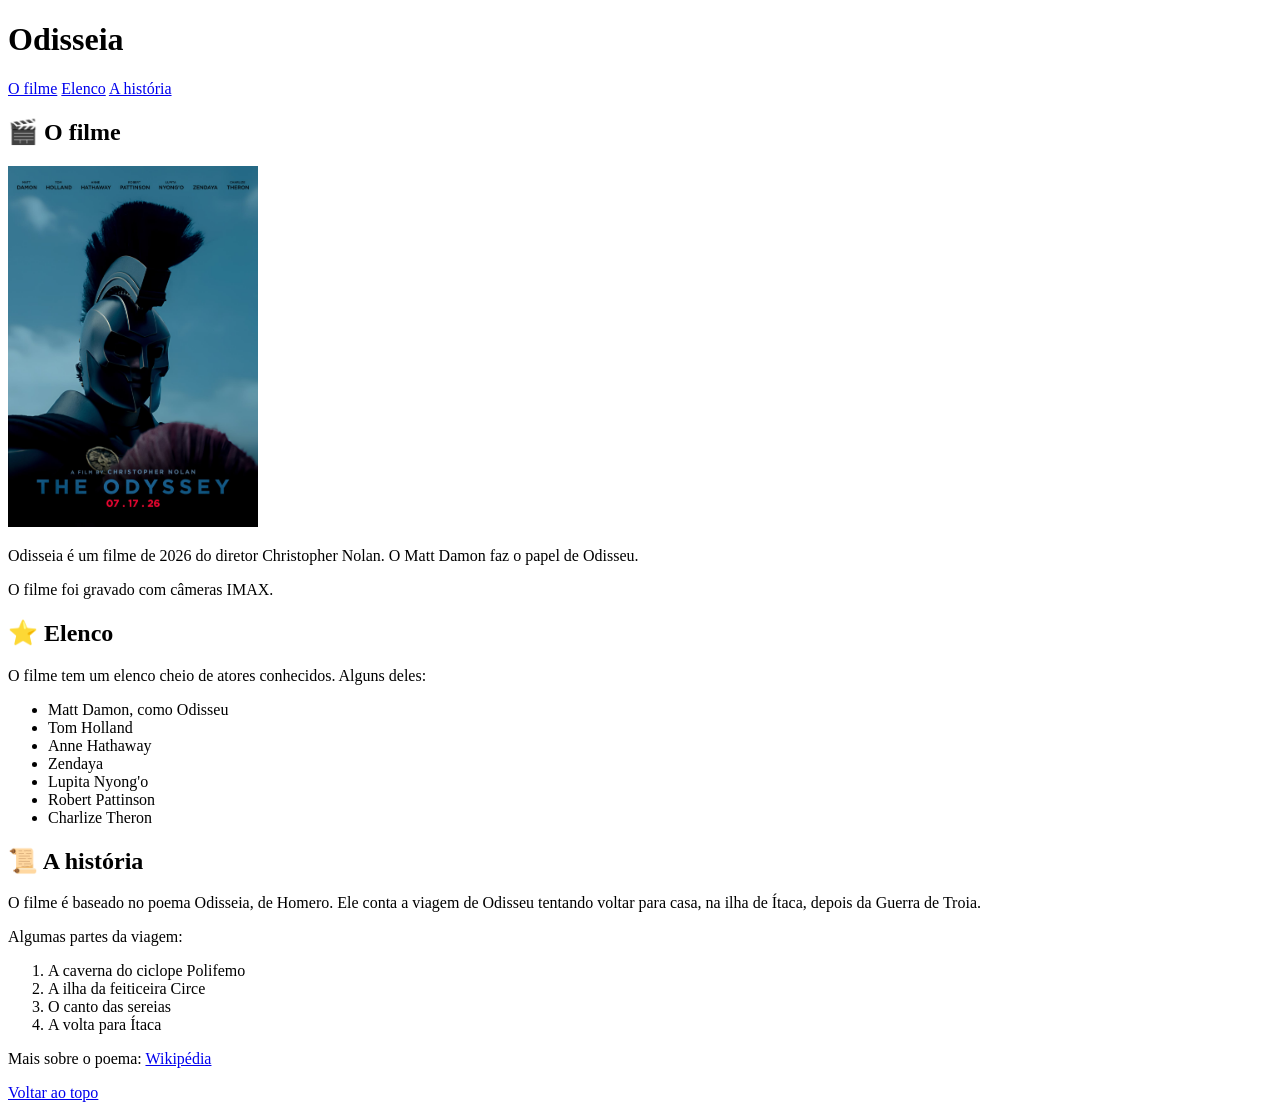
<file: Atividade 1/index.html>
<!DOCTYPE html>
<html lang="pt-BR">

<head>
    <meta charset="UTF-8">
    <meta name="viewport" content="width=device-width, initial-scale=1.0">
    <title>Odisseia</title>
    <link rel="icon" href="icon.jpg">
</head>

<body>

    <header>
        <h1>Odisseia</h1>
        <nav>
            <a href="#filme">O filme</a>
            <a href="#elenco">Elenco</a>
            <a href="#historia">A história</a>
        </nav>
    </header>

    <main>

        <section id="filme">
            <h2>🎬 O filme</h2>
            <img src="poster.jpg" alt="Pôster do filme Odisseia com um guerreiro grego de capacete" width="250">
            <p>Odisseia é um filme de 2026 do diretor Christopher Nolan. O Matt Damon faz o papel de Odisseu.</p>
            <p>O filme foi gravado com câmeras IMAX.</p>
        </section>

        <section id="elenco">
            <h2>⭐ Elenco</h2>
            <p>O filme tem um elenco cheio de atores conhecidos. Alguns deles:</p>

            <ul>
                <li>Matt Damon, como Odisseu</li>
                <li>Tom Holland</li>
                <li>Anne Hathaway</li>
                <li>Zendaya</li>
                <li>Lupita Nyong'o</li>
                <li>Robert Pattinson</li>
                <li>Charlize Theron</li>
            </ul>
        </section>

        <section id="historia">
            <h2>📜 A história</h2>
            <p>O filme é baseado no poema Odisseia, de Homero. Ele conta a viagem de Odisseu tentando voltar para casa, na ilha de Ítaca, depois da Guerra de Troia.</p>

            <p>Algumas partes da viagem:</p>
            <ol>
                <li>A caverna do ciclope Polifemo</li>
                <li>A ilha da feiticeira Circe</li>
                <li>O canto das sereias</li>
                <li>A volta para Ítaca</li>
            </ol>

            <p>Mais sobre o poema: <a href="https://pt.wikipedia.org/wiki/Odisseia" target="_blank">Wikipédia</a></p>
        </section>

    </main>

    <footer>
        <a href="#filme">Voltar ao topo</a>
    </footer>

</body>

</html>
</file>
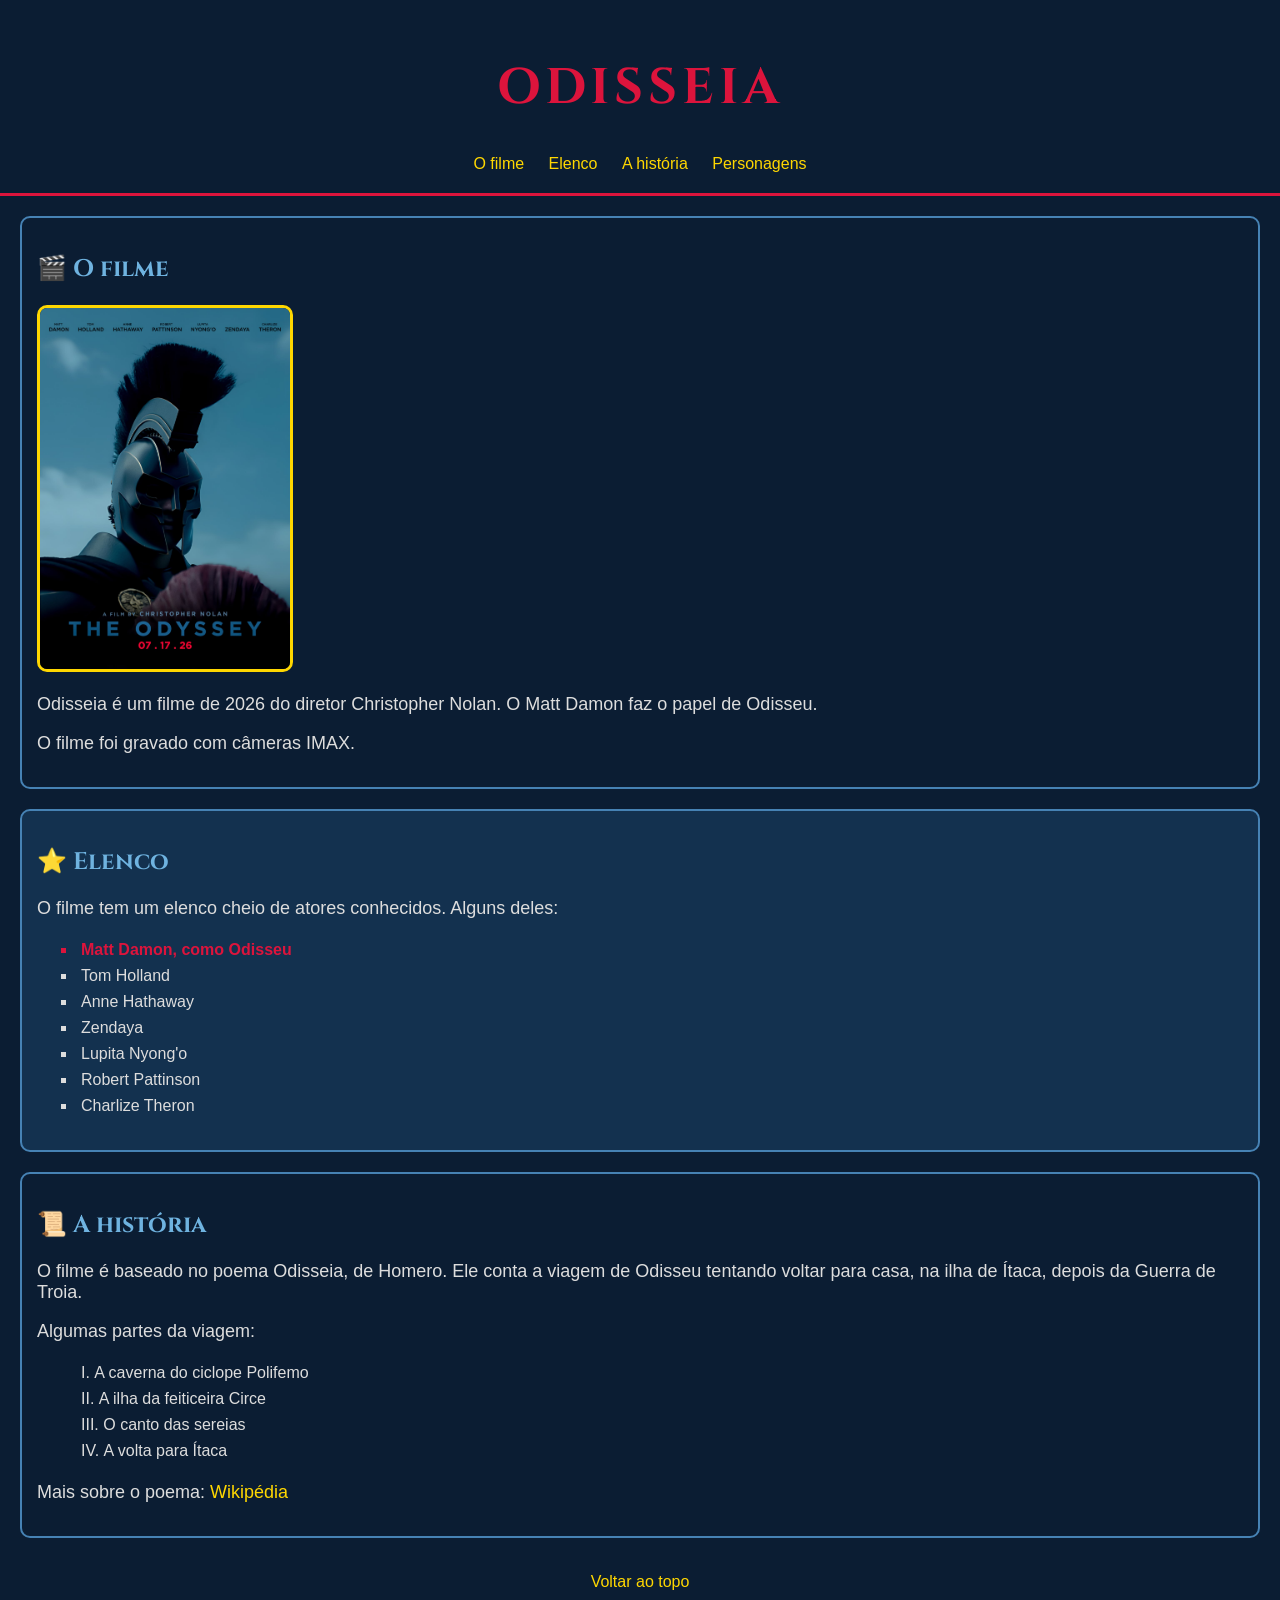
<file: Atividade 2/index.html>
<!DOCTYPE html>
<html lang="pt-BR">

<head>
    <meta charset="UTF-8">
    <meta name="viewport" content="width=device-width, initial-scale=1.0">
    <title>Odisseia</title>
    <link rel="icon" href="icon.jpg">

    <!-- Fonte do Google Fonts -->
    <link rel="preconnect" href="https://fonts.googleapis.com">
    <link rel="preconnect" href="https://fonts.gstatic.com" crossorigin>
    <link href="https://fonts.googleapis.com/css2?family=Cinzel:wght@700&display=swap" rel="stylesheet">

    <!-- Arquivo CSS -->
    <link rel="stylesheet" href="style.css">
</head>

<body>

    <!-- Cabeçalho com o menu -->
    <header>
        <h1>Odisseia</h1>
        <nav>
            <a href="#filme">O filme</a>
            <a href="#elenco">Elenco</a>
            <a href="#historia">A história</a>
            <a href="personagens.html">Personagens</a>
        </nav>
    </header>

    <main>

        <section id="filme">
            <h2>🎬 O filme</h2>
            <img src="poster.jpg" alt="Pôster do filme Odisseia com um guerreiro grego de capacete" width="250">
            <p>Odisseia é um filme de 2026 do diretor Christopher Nolan. O Matt Damon faz o papel de Odisseu.</p>
            <p>O filme foi gravado com câmeras IMAX.</p>
        </section>

        <section id="elenco">
            <h2>⭐ Elenco</h2>
            <p>O filme tem um elenco cheio de atores conhecidos. Alguns deles:</p>

            <ul>
                <li class="destaque">Matt Damon, como Odisseu</li>
                <li>Tom Holland</li>
                <li>Anne Hathaway</li>
                <li>Zendaya</li>
                <li>Lupita Nyong'o</li>
                <li>Robert Pattinson</li>
                <li>Charlize Theron</li>
            </ul>
        </section>

        <section id="historia">
            <h2>📜 A história</h2>
            <p>O filme é baseado no poema Odisseia, de Homero. Ele conta a viagem de Odisseu tentando voltar para casa, na ilha de Ítaca, depois da Guerra de Troia.</p>

            <p>Algumas partes da viagem:</p>
            <ol>
                <li>A caverna do ciclope Polifemo</li>
                <li>A ilha da feiticeira Circe</li>
                <li>O canto das sereias</li>
                <li>A volta para Ítaca</li>
            </ol>

            <p>Mais sobre o poema: <a href="https://pt.wikipedia.org/wiki/Odisseia" target="_blank">Wikipédia</a></p>
        </section>

    </main>

    <!-- Rodapé -->
    <footer>
        <a href="#filme">Voltar ao topo</a>
    </footer>

</body>

</html>
</file>
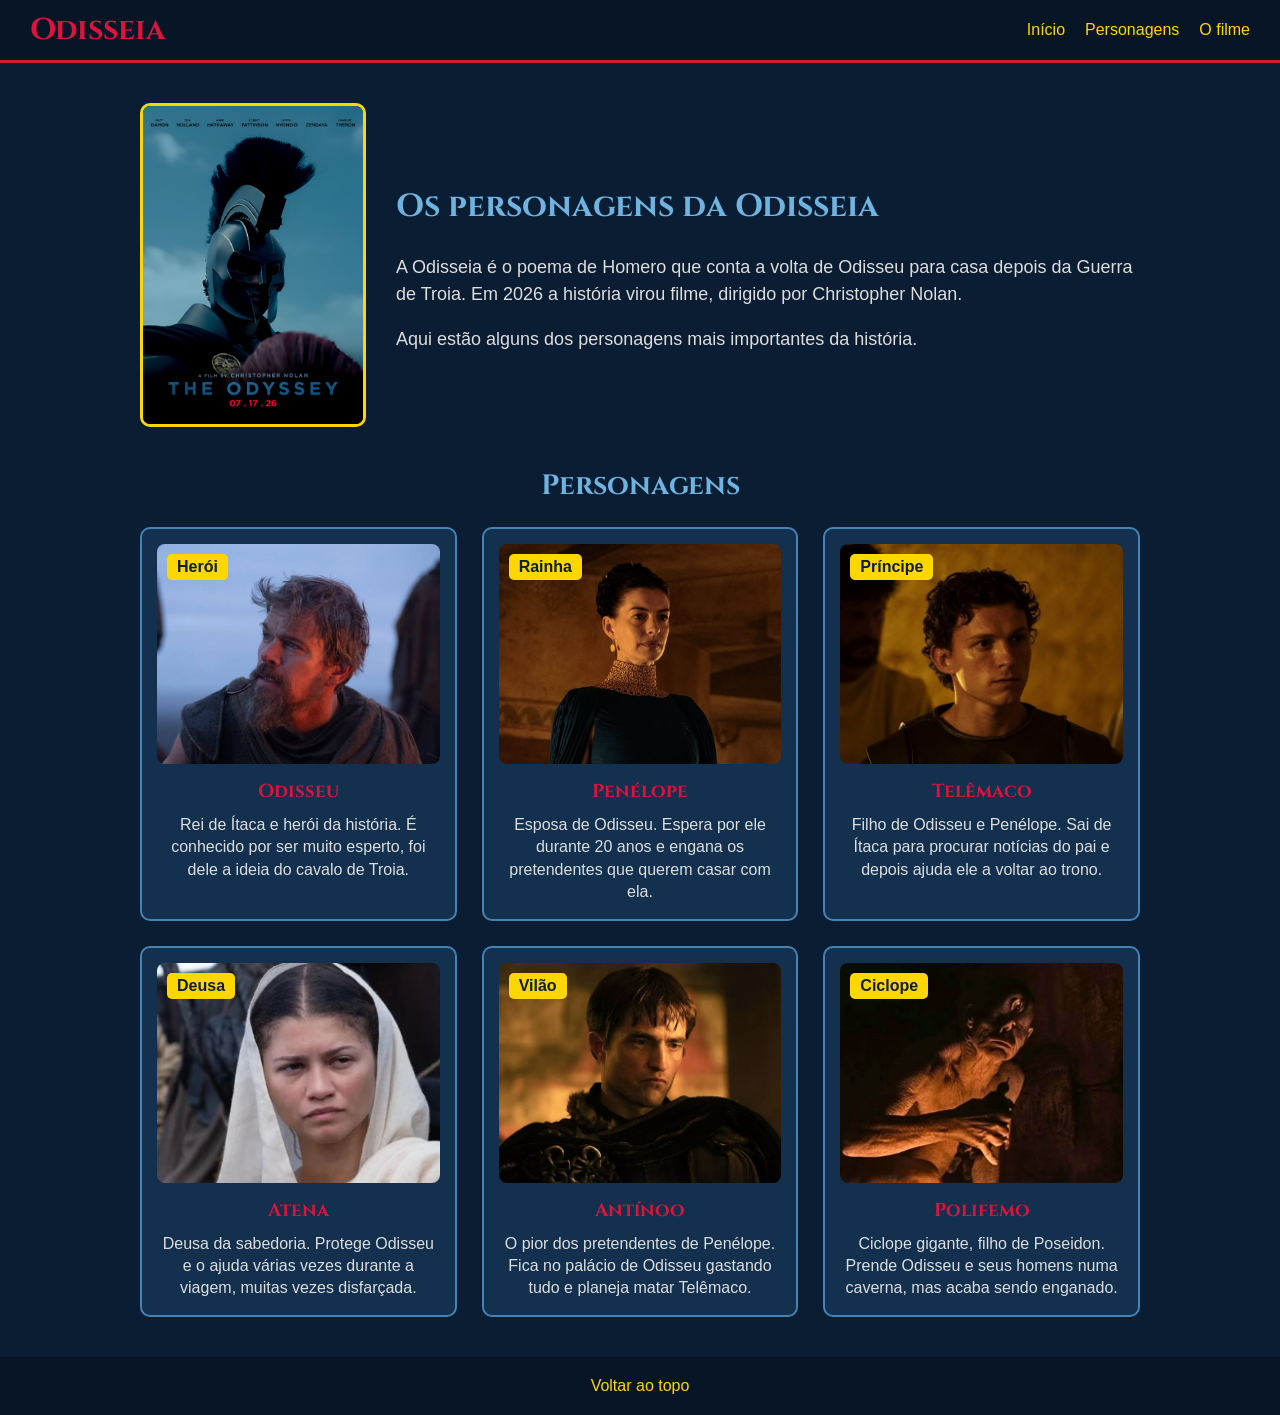
<file: Atividade 3/index.html>
<!DOCTYPE html>
<html lang="pt-BR">

<!-- Aluno: Mitsuo Nakamura Sena -->

<head>
    <meta charset="UTF-8">
    <meta name="viewport" content="width=device-width, initial-scale=1.0">
    <title>Personagens da Odisseia</title>
    <link rel="icon" href="icon.jpg">

    <!-- Fonte do Google Fonts -->
    <link rel="preconnect" href="https://fonts.googleapis.com">
    <link rel="preconnect" href="https://fonts.gstatic.com" crossorigin>
    <link href="https://fonts.googleapis.com/css2?family=Cinzel:wght@700&display=swap" rel="stylesheet">

    <style>
        body {
            background-color: #0b1d33;
            color: #dddddd;
            font-family: Arial, sans-serif;
            margin: 0;
        }

        h1, h2, h3 {
            font-family: 'Cinzel', serif;
        }

        /* Cabeçalho que fica preso no topo */
        header {
            position: sticky;
            top: 0;
            z-index: 10;
            display: flex;
            justify-content: space-between;
            align-items: center;
            padding: 10px 30px;
            background-color: #081526;
            border-bottom: 3px solid crimson;
        }

        header h1 {
            color: crimson;
            font-size: 30px;
            margin: 0;
        }

        nav {
            display: flex;
            gap: 20px;
        }

        a {
            color: gold;
            text-decoration: none;
        }

        a:hover {
            color: white;
            text-decoration: underline;
        }

        /* Introdução com o pôster */
        .intro {
            display: flex;
            align-items: center;
            gap: 30px;
            max-width: 1000px;
            margin: 40px auto;
            padding: 0 20px;
        }

        .intro img {
            width: 220px;
            border: 3px solid gold;
            border-radius: 10px;
        }

        .intro h2 {
            color: #6fb3e0;
            font-size: 32px;
        }

        .intro p {
            font-size: 18px;
            line-height: 1.5;
        }

        .titulo {
            text-align: center;
            color: #6fb3e0;
            font-size: 28px;
        }

        /* Grade com os cards */
        .cards {
            display: grid;
            grid-template-columns: repeat(3, 1fr);
            gap: 25px;
            max-width: 1000px;
            margin: 0 auto 40px;
            padding: 0 20px;
        }

        .card {
            position: relative;
            padding: 15px;
            text-align: center;
            background-color: #13314f;
            border: 2px solid steelblue;
            border-radius: 10px;
            animation: aparecer 1s ease;
            transition: transform 0.3s, box-shadow 0.3s;
        }

        .card:hover {
            transform: translateY(-8px);
            box-shadow: 0 8px 20px rgba(0, 0, 0, 0.5);
        }

        .card img {
            display: block;
            width: 100%;
            height: 220px;
            object-fit: cover;
            border-radius: 8px;
            background-color: #0b1d33;
        }

        .card h3 {
            color: crimson;
            margin: 15px 0 10px;
        }

        .card p {
            margin: 0;
            line-height: 1.4;
        }

        /* Etiqueta no canto da imagem */
        .etiqueta {
            position: absolute;
            top: 25px;
            left: 25px;
            padding: 4px 10px;
            background-color: gold;
            color: #0b1d33;
            font-weight: bold;
            border-radius: 5px;
        }

        footer {
            text-align: center;
            padding: 20px;
            background-color: #081526;
        }

        /* Animação dos cards aparecendo */
        @keyframes aparecer {
            from {
                opacity: 0;
                transform: translateY(30px);
            }
            to {
                opacity: 1;
                transform: translateY(0);
            }
        }

        /* Tablet */
        @media (max-width: 900px) {
            .cards {
                grid-template-columns: repeat(2, 1fr);
            }
        }

        /* Celular */
        @media (max-width: 600px) {
            .cards {
                grid-template-columns: 1fr;
            }

            header {
                flex-direction: column;
                gap: 10px;
            }

            .intro {
                flex-direction: column;
                text-align: center;
            }
        }
    </style>
</head>

<body>

    <header>
        <h1>Odisseia</h1>
        <nav>
            <a href="#inicio">Início</a>
            <a href="#personagens">Personagens</a>
            <a href="filme.html">O filme</a>
        </nav>
    </header>

    <main>

        <section class="intro" id="inicio">
            <img src="poster.jpg" alt="Pôster do filme Odisseia com um guerreiro grego de capacete">
            <div>
                <h2>Os personagens da Odisseia</h2>
                <p>A Odisseia é o poema de Homero que conta a volta de Odisseu para casa depois da Guerra de Troia. Em 2026 a história virou filme, dirigido por Christopher Nolan.</p>
                <p>Aqui estão alguns dos personagens mais importantes da história.</p>
            </div>
        </section>

        <section id="personagens">
            <h2 class="titulo">Personagens</h2>

            <div class="cards">

                <article class="card">
                    <span class="etiqueta">Herói</span>
                    <img src="odisseu.jpg" alt="Odisseu">
                    <h3>Odisseu</h3>
                    <p>Rei de Ítaca e herói da história. É conhecido por ser muito esperto, foi dele a ideia do cavalo de Troia.</p>
                </article>

                <article class="card">
                    <span class="etiqueta">Rainha</span>
                    <img src="penelope.jpg" alt="Penélope">
                    <h3>Penélope</h3>
                    <p>Esposa de Odisseu. Espera por ele durante 20 anos e engana os pretendentes que querem casar com ela.</p>
                </article>

                <article class="card">
                    <span class="etiqueta">Príncipe</span>
                    <img src="telemaco.jpg" alt="Telêmaco">
                    <h3>Telêmaco</h3>
                    <p>Filho de Odisseu e Penélope. Sai de Ítaca para procurar notícias do pai e depois ajuda ele a voltar ao trono.</p>
                </article>

                <article class="card">
                    <span class="etiqueta">Deusa</span>
                    <img src="atena.jpg" alt="Atena">
                    <h3>Atena</h3>
                    <p>Deusa da sabedoria. Protege Odisseu e o ajuda várias vezes durante a viagem, muitas vezes disfarçada.</p>
                </article>

                <article class="card">
                    <span class="etiqueta">Vilão</span>
                    <img src="antinoo.jpg" alt="Antínoo">
                    <h3>Antínoo</h3>
                    <p>O pior dos pretendentes de Penélope. Fica no palácio de Odisseu gastando tudo e planeja matar Telêmaco.</p>
                </article>

                <article class="card">
                    <span class="etiqueta">Ciclope</span>
                    <img src="polifemo.jpg" alt="Polifemo">
                    <h3>Polifemo</h3>
                    <p>Ciclope gigante, filho de Poseidon. Prende Odisseu e seus homens numa caverna, mas acaba sendo enganado.</p>
                </article>

            </div>
        </section>

    </main>

    <footer>
        <a href="#inicio">Voltar ao topo</a>
    </footer>

</body>

</html>
</file>
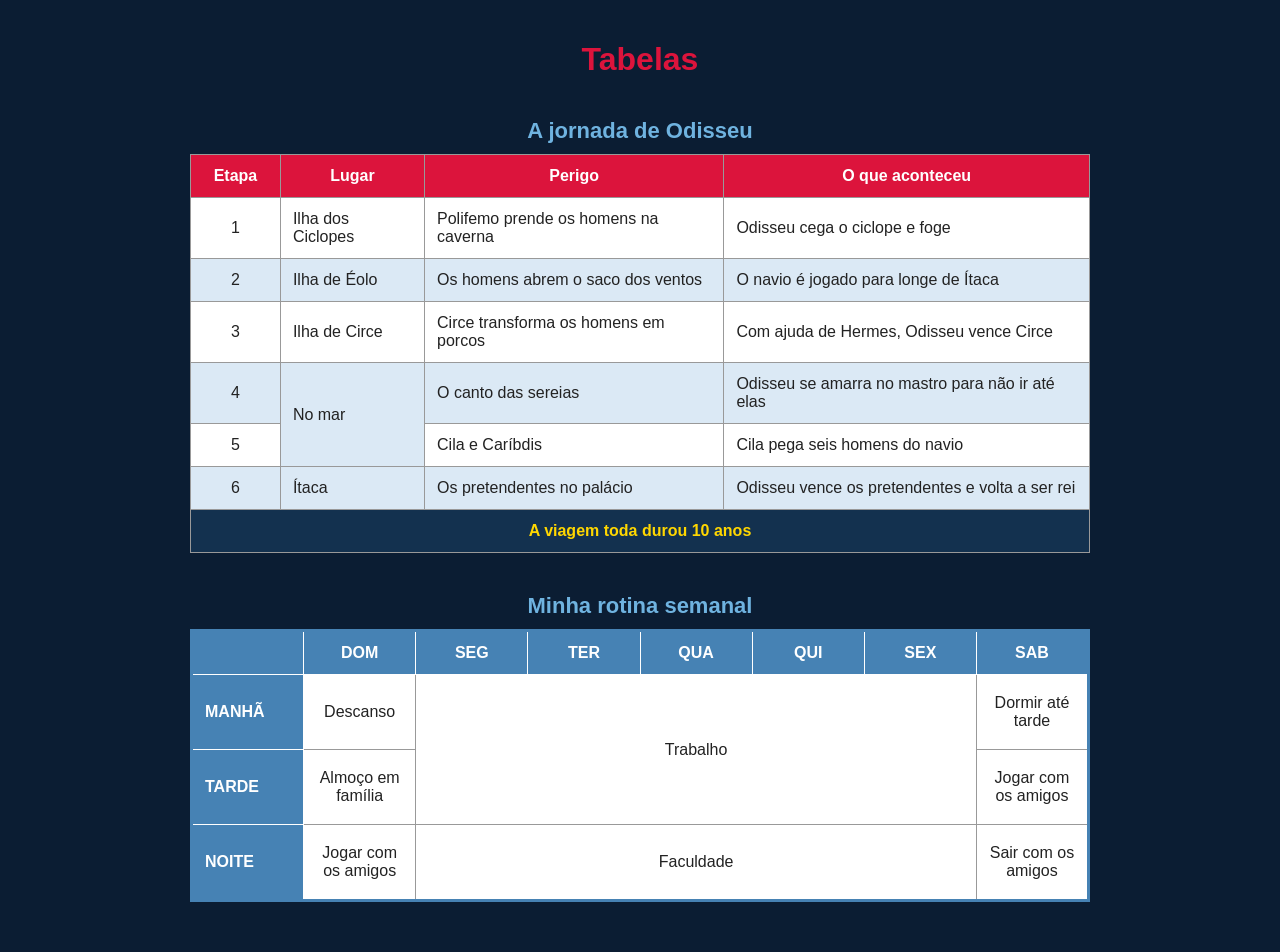
<file: Atividade 4/index.html>
<!DOCTYPE html>
<html lang="pt-BR">

<head>
    <meta charset="UTF-8">
    <meta name="viewport" content="width=device-width, initial-scale=1.0">
    <title>Tabelas</title>
    <link rel="icon" href="icon.jpg">
    <link rel="stylesheet" href="style.css">
</head>

<body>

    <h1>Tabelas</h1>

    <!-- Tabela 1 -->
    <table class="jornada">
        <caption>A jornada de Odisseu</caption>

        <colgroup>
            <col class="col-etapa">
            <col span="3">
        </colgroup>

        <thead>
            <tr>
                <th>Etapa</th>
                <th>Lugar</th>
                <th>Perigo</th>
                <th>O que aconteceu</th>
            </tr>
        </thead>

        <tbody>
            <tr>
                <td>1</td>
                <td>Ilha dos Ciclopes</td>
                <td>Polifemo prende os homens na caverna</td>
                <td>Odisseu cega o ciclope e foge</td>
            </tr>
            <tr>
                <td>2</td>
                <td>Ilha de Éolo</td>
                <td>Os homens abrem o saco dos ventos</td>
                <td>O navio é jogado para longe de Ítaca</td>
            </tr>
            <tr>
                <td>3</td>
                <td>Ilha de Circe</td>
                <td>Circe transforma os homens em porcos</td>
                <td>Com ajuda de Hermes, Odisseu vence Circe</td>
            </tr>
            <tr>
                <td>4</td>
                <td rowspan="2">No mar</td>
                <td>O canto das sereias</td>
                <td>Odisseu se amarra no mastro para não ir até elas</td>
            </tr>
            <tr>
                <td>5</td>
                <td>Cila e Caríbdis</td>
                <td>Cila pega seis homens do navio</td>
            </tr>
            <tr>
                <td>6</td>
                <td>Ítaca</td>
                <td>Os pretendentes no palácio</td>
                <td>Odisseu vence os pretendentes e volta a ser rei</td>
            </tr>
        </tbody>

        <tfoot>
            <tr>
                <td colspan="4">A viagem toda durou 10 anos</td>
            </tr>
        </tfoot>
    </table>

    <!-- Tabela 2 -->
    <table class="rotina">
        <caption>Minha rotina semanal</caption>

        <thead>
            <tr>
                <th></th>
                <th>DOM</th>
                <th>SEG</th>
                <th>TER</th>
                <th>QUA</th>
                <th>QUI</th>
                <th>SEX</th>
                <th>SAB</th>
            </tr>
        </thead>

        <tbody>
            <tr>
                <th>MANHÃ</th>
                <td>Descanso</td>
                <td colspan="5" rowspan="2">Trabalho</td>
                <td>Dormir até tarde</td>
            </tr>
            <tr>
                <th>TARDE</th>
                <td>Almoço em família</td>
                <td>Jogar com os amigos</td>
            </tr>
            <tr>
                <th>NOITE</th>
                <td>Jogar com os amigos</td>
                <td colspan="5">Faculdade</td>
                <td>Sair com os amigos</td>
            </tr>
        </tbody>
    </table>

</body>

</html>
</file>
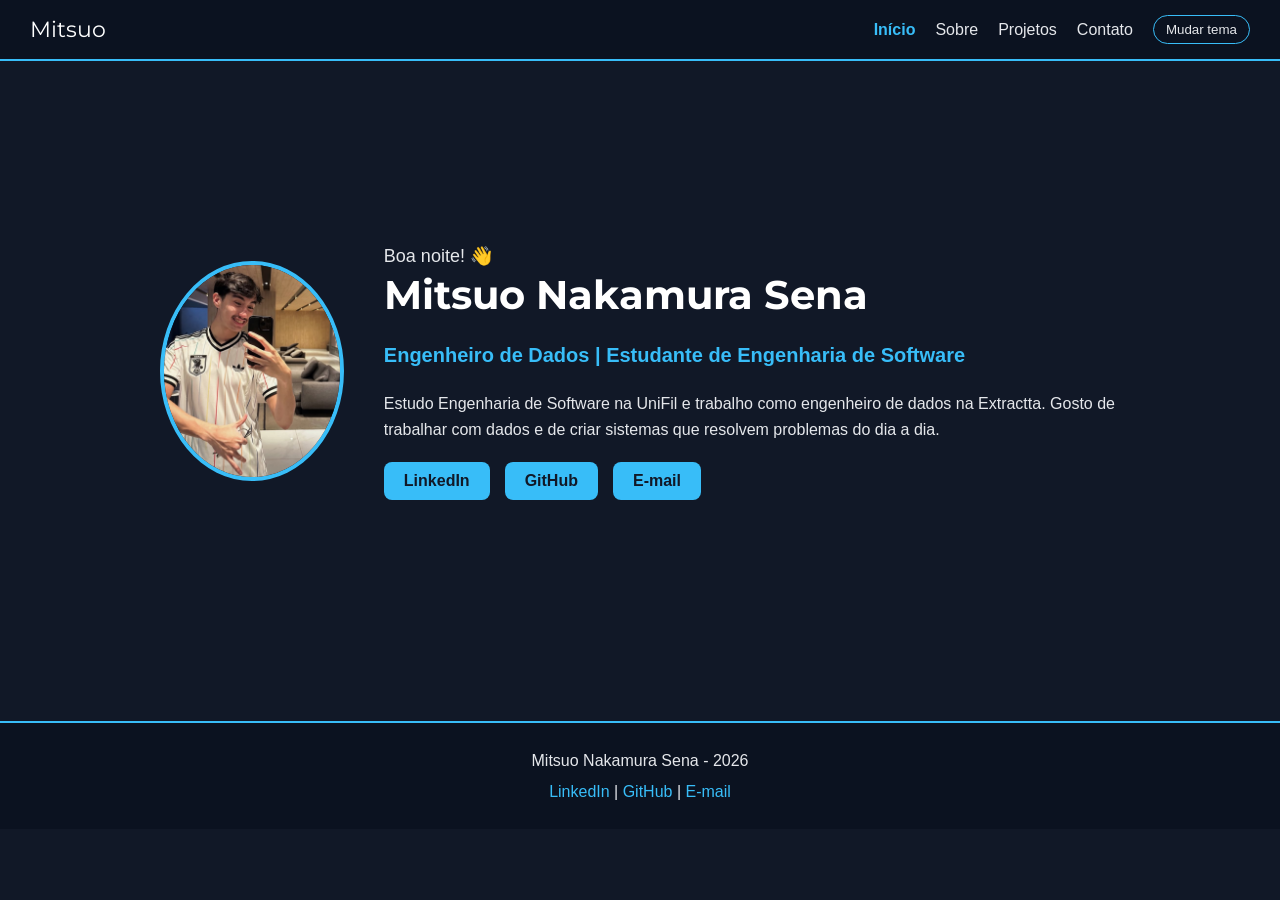
<file: Atividade Final/index.html>
<!DOCTYPE html>
<html lang="pt-BR">

<head>
    <meta charset="UTF-8">
    <meta name="viewport" content="width=device-width, initial-scale=1.0">
    <title>Mitsuo Nakamura | Portfólio</title>

    <!-- Fonte do Google Fonts -->
    <link rel="preconnect" href="https://fonts.googleapis.com">
    <link rel="preconnect" href="https://fonts.gstatic.com" crossorigin>
    <link href="https://fonts.googleapis.com/css2?family=Montserrat:wght@700&display=swap" rel="stylesheet">

    <link rel="stylesheet" href="style.css">
</head>

<body>

    <!-- Menu igual em todas as paginas -->
    <header>
        <span class="logo">Mitsuo</span>
        <nav>
            <a href="index.html" class="ativo">Início</a>
            <a href="sobre.html">Sobre</a>
            <a href="projetos.html">Projetos</a>
            <a href="contato.html">Contato</a>
            <button id="botao-tema" onclick="trocarTema()">Mudar tema</button>
        </nav>
    </header>

    <main>
        <section class="inicio">
            <img src="foto.jpg" alt="Foto de perfil do Mitsuo" class="foto">
            <div>
                <p id="saudacao"></p>
                <h1>Mitsuo Nakamura Sena</h1>
                <p class="cargo">Engenheiro de Dados | Estudante de Engenharia de Software</p>
                <p>Estudo Engenharia de Software na UniFil e trabalho como engenheiro de dados na Extractta. Gosto de trabalhar com dados e de criar sistemas que resolvem problemas do dia a dia.</p>

                <div class="links">
                    <a href="https://www.linkedin.com/in/mitsuo-nakamura-283b36386/" target="_blank" class="botao">LinkedIn</a>
                    <a href="https://github.com/Nakamt" target="_blank" class="botao">GitHub</a>
                    <a href="mailto:mitsuo.nakamura@edu.unifil.br" class="botao">E-mail</a>
                </div>
            </div>
        </section>
    </main>

    <!-- Rodapé igual em todas as paginas -->
    <footer>
        <p>Mitsuo Nakamura Sena - 2026</p>
        <p>
            <a href="https://www.linkedin.com/in/mitsuo-nakamura-283b36386/" target="_blank">LinkedIn</a> |
            <a href="https://github.com/Nakamt" target="_blank">GitHub</a> |
            <a href="mailto:mitsuo.nakamura@edu.unifil.br">E-mail</a>
        </p>
    </footer>

    <script src="script.js"></script>
</body>

</html>
</file>
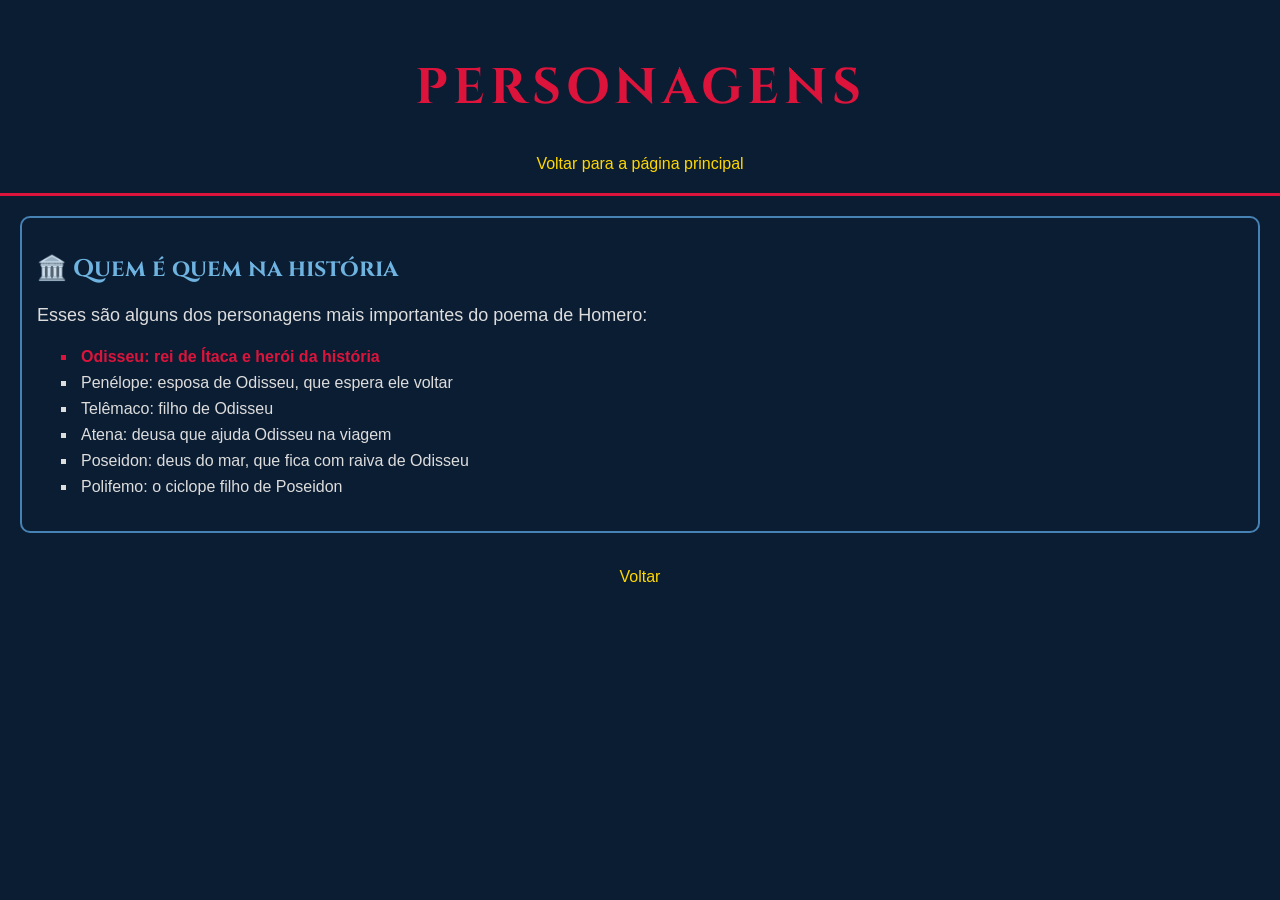
<file: Atividade 2/personagens.html>
<!DOCTYPE html>
<html lang="pt-BR">

<head>
    <meta charset="UTF-8">
    <meta name="viewport" content="width=device-width, initial-scale=1.0">
    <title>Personagens - Odisseia</title>
    <link rel="icon" href="icon.jpg">

    <!-- Fonte do Google Fonts -->
    <link rel="preconnect" href="https://fonts.googleapis.com">
    <link rel="preconnect" href="https://fonts.gstatic.com" crossorigin>
    <link href="https://fonts.googleapis.com/css2?family=Cinzel:wght@700&display=swap" rel="stylesheet">

    <!-- Mesmo CSS da página principal -->
    <link rel="stylesheet" href="style.css">
</head>

<body>

    <header>
        <h1>Personagens</h1>
        <nav>
            <a href="index.html">Voltar para a página principal</a>
        </nav>
    </header>

    <main>

        <section id="personagens">
            <h2>🏛️ Quem é quem na história</h2>
            <p>Esses são alguns dos personagens mais importantes do poema de Homero:</p>

            <ul>
                <li class="destaque">Odisseu: rei de Ítaca e herói da história</li>
                <li>Penélope: esposa de Odisseu, que espera ele voltar</li>
                <li>Telêmaco: filho de Odisseu</li>
                <li>Atena: deusa que ajuda Odisseu na viagem</li>
                <li>Poseidon: deus do mar, que fica com raiva de Odisseu</li>
                <li>Polifemo: o ciclope filho de Poseidon</li>
            </ul>
        </section>

    </main>

    <footer>
        <a href="index.html">Voltar</a>
    </footer>

</body>

</html>
</file>
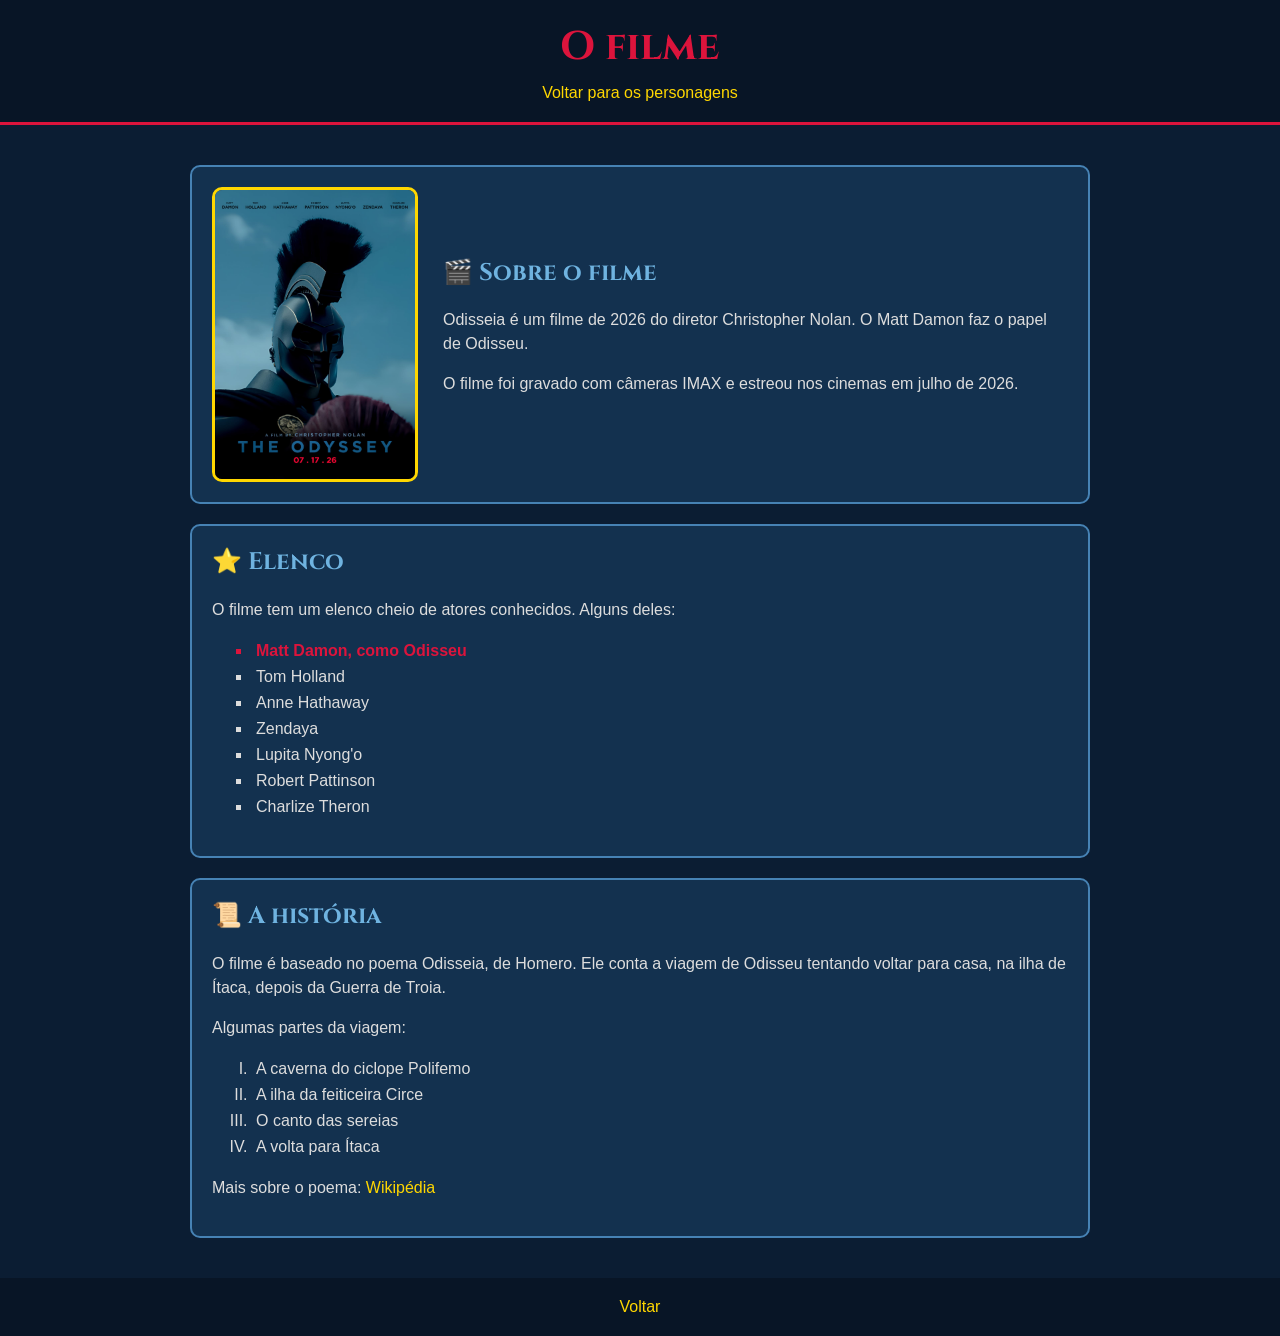
<file: Atividade 3/filme.html>
<!DOCTYPE html>
<html lang="pt-BR">

<head>
    <meta charset="UTF-8">
    <meta name="viewport" content="width=device-width, initial-scale=1.0">
    <title>O filme - Odisseia</title>
    <link rel="icon" href="icon.jpg">

    <link rel="preconnect" href="https://fonts.googleapis.com">
    <link rel="preconnect" href="https://fonts.gstatic.com" crossorigin>
    <link href="https://fonts.googleapis.com/css2?family=Cinzel:wght@700&display=swap" rel="stylesheet">

    <style>
        body {
            background-color: #0b1d33;
            color: #dddddd;
            font-family: Arial, sans-serif;
            margin: 0;
        }

        h1, h2 {
            font-family: 'Cinzel', serif;
        }

        header {
            text-align: center;
            padding: 20px;
            background-color: #081526;
            border-bottom: 3px solid crimson;
        }

        header h1 {
            color: crimson;
            font-size: 40px;
            margin: 0 0 10px;
        }

        a {
            color: gold;
            text-decoration: none;
        }

        a:hover {
            color: white;
            text-decoration: underline;
        }

        main {
            max-width: 900px;
            margin: 0 auto;
            padding: 20px;
        }

        section {
            margin: 20px 0;
            padding: 20px;
            background-color: #13314f;
            border: 2px solid steelblue;
            border-radius: 10px;
        }

        h2 {
            color: #6fb3e0;
            margin-top: 0;
        }

        p {
            line-height: 1.5;
        }

        /* Pôster do lado do texto */
        .sobre {
            display: flex;
            align-items: center;
            gap: 25px;
        }

        .sobre img {
            width: 200px;
            border: 3px solid gold;
            border-radius: 10px;
        }

        ul {
            list-style-type: square;
        }

        ol {
            list-style-type: upper-roman;
        }

        li {
            padding: 4px;
        }

        .destaque {
            color: crimson;
            font-weight: bold;
        }

        footer {
            text-align: center;
            padding: 20px;
            background-color: #081526;
        }

        @media (max-width: 600px) {
            .sobre {
                flex-direction: column;
                text-align: center;
            }
        }
    </style>
</head>

<body>

    <header>
        <h1>O filme</h1>
        <a href="index.html">Voltar para os personagens</a>
    </header>

    <main>

        <section class="sobre">
            <img src="poster.jpg" alt="Pôster do filme Odisseia com um guerreiro grego de capacete">
            <div>
                <h2>🎬 Sobre o filme</h2>
                <p>Odisseia é um filme de 2026 do diretor Christopher Nolan. O Matt Damon faz o papel de Odisseu.</p>
                <p>O filme foi gravado com câmeras IMAX e estreou nos cinemas em julho de 2026.</p>
            </div>
        </section>

        <section>
            <h2>⭐ Elenco</h2>
            <p>O filme tem um elenco cheio de atores conhecidos. Alguns deles:</p>
            <ul>
                <li class="destaque">Matt Damon, como Odisseu</li>
                <li>Tom Holland</li>
                <li>Anne Hathaway</li>
                <li>Zendaya</li>
                <li>Lupita Nyong'o</li>
                <li>Robert Pattinson</li>
                <li>Charlize Theron</li>
            </ul>
        </section>

        <section>
            <h2>📜 A história</h2>
            <p>O filme é baseado no poema Odisseia, de Homero. Ele conta a viagem de Odisseu tentando voltar para casa, na ilha de Ítaca, depois da Guerra de Troia.</p>
            <p>Algumas partes da viagem:</p>
            <ol>
                <li>A caverna do ciclope Polifemo</li>
                <li>A ilha da feiticeira Circe</li>
                <li>O canto das sereias</li>
                <li>A volta para Ítaca</li>
            </ol>
            <p>Mais sobre o poema: <a href="https://pt.wikipedia.org/wiki/Odisseia" target="_blank">Wikipédia</a></p>
        </section>

    </main>

    <footer>
        <a href="index.html">Voltar</a>
    </footer>

</body>

</html>
</file>
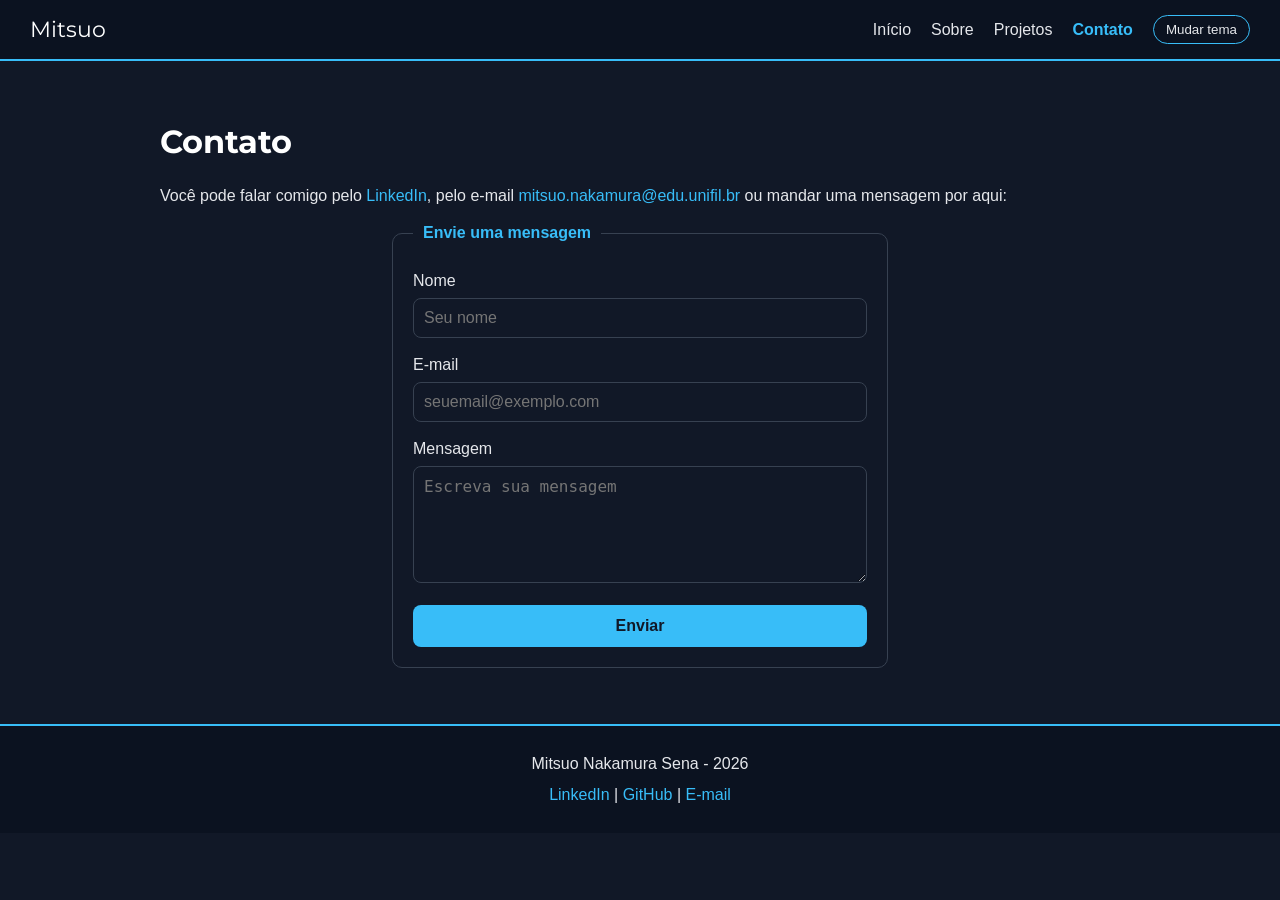
<file: Atividade Final/contato.html>
<!DOCTYPE html>
<html lang="pt-BR">

<head>
    <meta charset="UTF-8">
    <meta name="viewport" content="width=device-width, initial-scale=1.0">
    <title>Contato | Mitsuo Nakamura</title>

    <link rel="preconnect" href="https://fonts.googleapis.com">
    <link rel="preconnect" href="https://fonts.gstatic.com" crossorigin>
    <link href="https://fonts.googleapis.com/css2?family=Montserrat:wght@700&display=swap" rel="stylesheet">

    <link rel="stylesheet" href="style.css">
</head>

<body>

    <header>
        <span class="logo">Mitsuo</span>
        <nav>
            <a href="index.html">Início</a>
            <a href="sobre.html">Sobre</a>
            <a href="projetos.html">Projetos</a>
            <a href="contato.html" class="ativo">Contato</a>
            <button id="botao-tema" onclick="trocarTema()">Mudar tema</button>
        </nav>
    </header>

    <main>
        <h1>Contato</h1>
        <p>Você pode falar comigo pelo <a href="https://www.linkedin.com/in/mitsuo-nakamura-283b36386/" target="_blank">LinkedIn</a>, pelo e-mail <a href="mailto:mitsuo.nakamura@edu.unifil.br">mitsuo.nakamura@edu.unifil.br</a> ou mandar uma mensagem por aqui:</p>

        <form id="formulario" onsubmit="enviarMensagem(event)">
            <fieldset>
                <legend>Envie uma mensagem</legend>

                <label for="nome">Nome</label>
                <input type="text" id="nome" name="nome" placeholder="Seu nome" required minlength="3">

                <label for="email">E-mail</label>
                <input type="email" id="email" name="email" placeholder="seuemail@exemplo.com" required>

                <label for="mensagem">Mensagem</label>
                <textarea id="mensagem" name="mensagem" rows="5" placeholder="Escreva sua mensagem" required></textarea>

                <button type="submit">Enviar</button>
            </fieldset>
        </form>

        <p id="resposta"></p>
    </main>

    <footer>
        <p>Mitsuo Nakamura Sena - 2026</p>
        <p>
            <a href="https://www.linkedin.com/in/mitsuo-nakamura-283b36386/" target="_blank">LinkedIn</a> |
            <a href="https://github.com/Nakamt" target="_blank">GitHub</a> |
            <a href="mailto:mitsuo.nakamura@edu.unifil.br">E-mail</a>
        </p>
    </footer>

    <script src="script.js"></script>
</body>

</html>
</file>
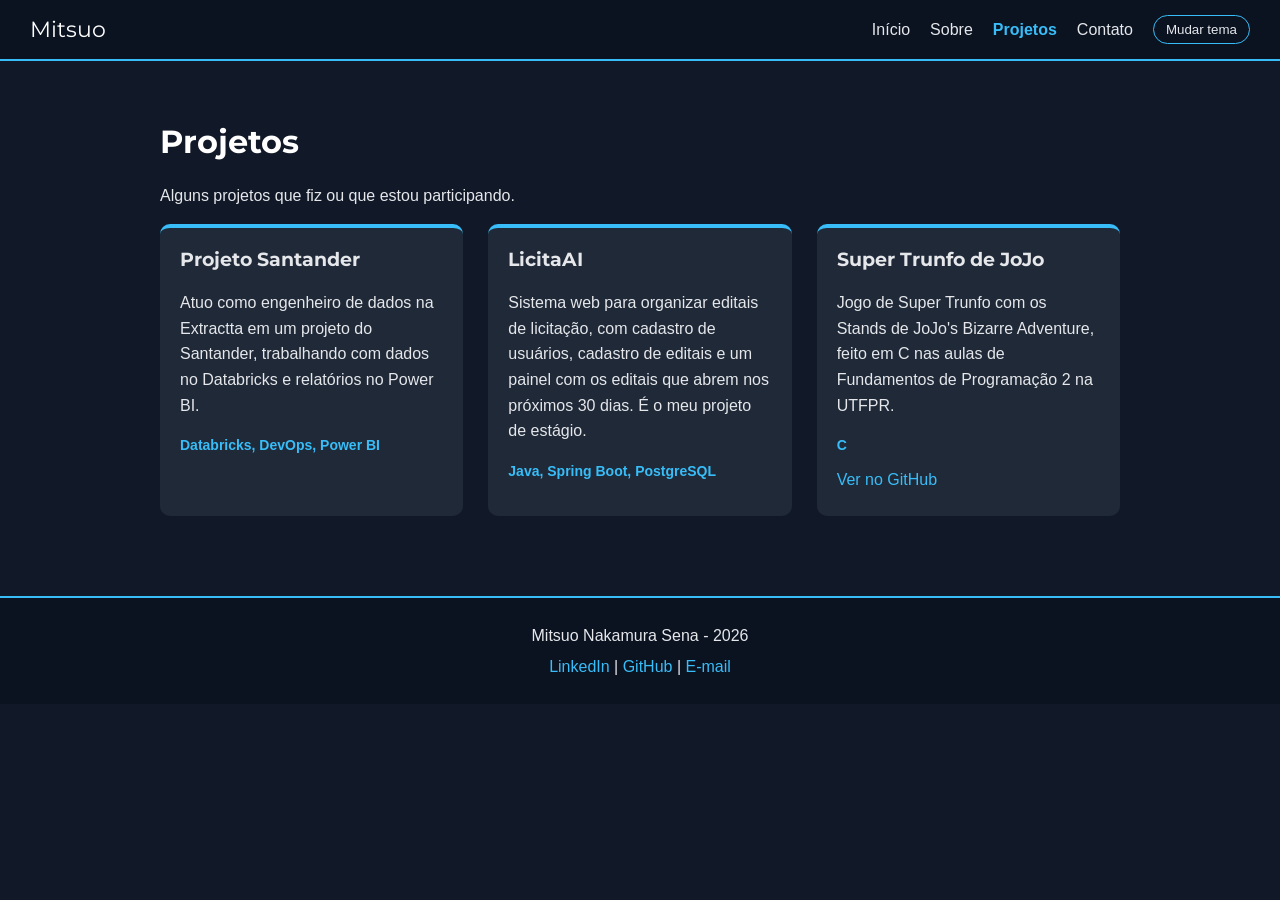
<file: Atividade Final/projetos.html>
<!DOCTYPE html>
<html lang="pt-BR">

<head>
    <meta charset="UTF-8">
    <meta name="viewport" content="width=device-width, initial-scale=1.0">
    <title>Projetos | Mitsuo Nakamura</title>

    <link rel="preconnect" href="https://fonts.googleapis.com">
    <link rel="preconnect" href="https://fonts.gstatic.com" crossorigin>
    <link href="https://fonts.googleapis.com/css2?family=Montserrat:wght@700&display=swap" rel="stylesheet">

    <link rel="stylesheet" href="style.css">
</head>

<body>

    <header>
        <span class="logo">Mitsuo</span>
        <nav>
            <a href="index.html">Início</a>
            <a href="sobre.html">Sobre</a>
            <a href="projetos.html" class="ativo">Projetos</a>
            <a href="contato.html">Contato</a>
            <button id="botao-tema" onclick="trocarTema()">Mudar tema</button>
        </nav>
    </header>

    <main>
        <h1>Projetos</h1>
        <p>Alguns projetos que fiz ou que estou participando.</p>

        <!-- os cards sao criados pelo JS -->
        <section id="lista-projetos" class="projetos"></section>
    </main>

    <footer>
        <p>Mitsuo Nakamura Sena - 2026</p>
        <p>
            <a href="https://www.linkedin.com/in/mitsuo-nakamura-283b36386/" target="_blank">LinkedIn</a> |
            <a href="https://github.com/Nakamt" target="_blank">GitHub</a> |
            <a href="mailto:mitsuo.nakamura@edu.unifil.br">E-mail</a>
        </p>
    </footer>

    <script src="script.js"></script>
</body>

</html>
</file>
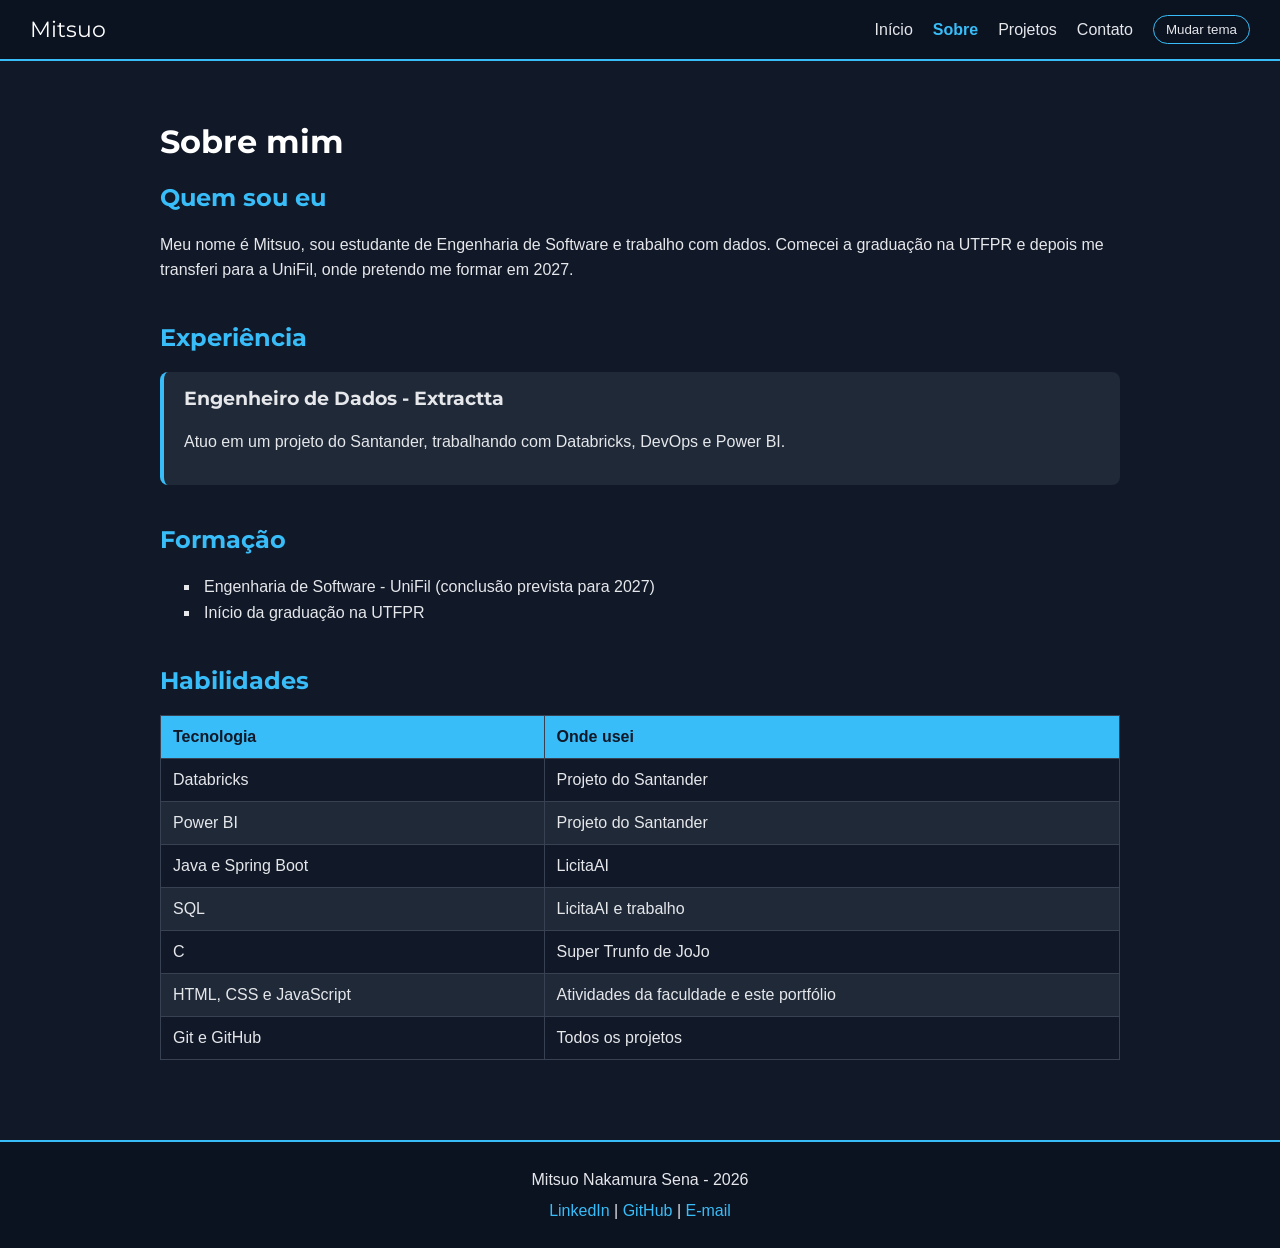
<file: Atividade Final/sobre.html>
<!DOCTYPE html>
<html lang="pt-BR">

<head>
    <meta charset="UTF-8">
    <meta name="viewport" content="width=device-width, initial-scale=1.0">
    <title>Sobre | Mitsuo Nakamura</title>

    <link rel="preconnect" href="https://fonts.googleapis.com">
    <link rel="preconnect" href="https://fonts.gstatic.com" crossorigin>
    <link href="https://fonts.googleapis.com/css2?family=Montserrat:wght@700&display=swap" rel="stylesheet">

    <link rel="stylesheet" href="style.css">
</head>

<body>

    <header>
        <span class="logo">Mitsuo</span>
        <nav>
            <a href="index.html">Início</a>
            <a href="sobre.html" class="ativo">Sobre</a>
            <a href="projetos.html">Projetos</a>
            <a href="contato.html">Contato</a>
            <button id="botao-tema" onclick="trocarTema()">Mudar tema</button>
        </nav>
    </header>

    <main>
        <h1>Sobre mim</h1>

        <section>
            <h2>Quem sou eu</h2>
            <p>Meu nome é Mitsuo, sou estudante de Engenharia de Software e trabalho com dados. Comecei a graduação na UTFPR e depois me transferi para a UniFil, onde pretendo me formar em 2027.</p>
        </section>

        <section>
            <h2>Experiência</h2>
            <article class="caixa">
                <h3>Engenheiro de Dados - Extractta</h3>
                <p>Atuo em um projeto do Santander, trabalhando com Databricks, DevOps e Power BI.</p>
            </article>
        </section>

        <section>
            <h2>Formação</h2>
            <ul>
                <li>Engenharia de Software - UniFil (conclusão prevista para 2027)</li>
                <li>Início da graduação na UTFPR</li>
            </ul>
        </section>

        <section>
            <h2>Habilidades</h2>
            <table>
                <thead>
                    <tr>
                        <th>Tecnologia</th>
                        <th>Onde usei</th>
                    </tr>
                </thead>
                <tbody>
                    <tr>
                        <td>Databricks</td>
                        <td>Projeto do Santander</td>
                    </tr>
                    <tr>
                        <td>Power BI</td>
                        <td>Projeto do Santander</td>
                    </tr>
                    <tr>
                        <td>Java e Spring Boot</td>
                        <td>LicitaAI</td>
                    </tr>
                    <tr>
                        <td>SQL</td>
                        <td>LicitaAI e trabalho</td>
                    </tr>
                    <tr>
                        <td>C</td>
                        <td>Super Trunfo de JoJo</td>
                    </tr>
                    <tr>
                        <td>HTML, CSS e JavaScript</td>
                        <td>Atividades da faculdade e este portfólio</td>
                    </tr>
                    <tr>
                        <td>Git e GitHub</td>
                        <td>Todos os projetos</td>
                    </tr>
                </tbody>
            </table>
        </section>
    </main>

    <footer>
        <p>Mitsuo Nakamura Sena - 2026</p>
        <p>
            <a href="https://www.linkedin.com/in/mitsuo-nakamura-283b36386/" target="_blank">LinkedIn</a> |
            <a href="https://github.com/Nakamt" target="_blank">GitHub</a> |
            <a href="mailto:mitsuo.nakamura@edu.unifil.br">E-mail</a>
        </p>
    </footer>

    <script src="script.js"></script>
</body>

</html>
</file>
<file: Atividade 2/style.css>
/* Página toda */
body {
    background-color: #0b1d33;
    color: #dddddd;
    font-family: Arial, sans-serif;
    margin: 0;
}

/* Títulos e subtítulos com a fonte do Google */
h1, h2 {
    font-family: 'Cinzel', serif;
    color: #6fb3e0;
}

h1 {
    color: crimson;
    font-size: 50px;
    text-align: center;
    text-transform: uppercase;
    letter-spacing: 5px;
}

p {
    font-size: 18px;
}

/* Cabeçalho e menu */
header {
    padding: 20px;
    border-bottom: 3px solid crimson;
}

nav {
    text-align: center;
}

nav a {
    margin: 0 10px;
}

a {
    color: gold;
    text-decoration: none;
}

a:hover {
    color: white;
    text-decoration: underline;
}

/* Caixas das seções */
section {
    margin: 20px;
    padding: 15px;
    border-width: 2px;
    border-style: solid;
    border-color: steelblue;
    border-radius: 10px;
}

#elenco {
    background-color: #13314f;
}

img {
    border: 3px solid gold;
    border-radius: 10px;
}

/* Listas */
ul {
    list-style-type: square;
}

ol {
    list-style-type: upper-roman;
    list-style-position: inside;
}

li {
    padding: 4px;
}

.destaque {
    color: crimson;
    font-weight: bold;
}

/* Rodapé */
footer {
    text-align: center;
    padding: 15px;
}
</file>
<file: Atividade 4/style.css>
body {
    background-color: #0b1d33;
    font-family: Arial, sans-serif;
    margin: 0;
    padding: 20px;
}

h1 {
    text-align: center;
    color: crimson;
}

/* Estilo das duas tabelas */
table {
    width: 90%;
    max-width: 900px;
    margin: 30px auto;
    border-collapse: collapse;
    background-color: white;
    color: #222222;
}

caption {
    padding: 10px;
    font-size: 22px;
    font-weight: bold;
    color: #6fb3e0;
}

th, td {
    padding: 12px;
    border: 1px solid #999999;
}

/* Tabela 1 */
.col-etapa {
    width: 10%;
}

.jornada th {
    background-color: crimson;
    color: white;
}

.jornada td {
    text-align: left;
}

.jornada td:first-child {
    text-align: center;
}

.jornada tbody tr:nth-child(even) {
    background-color: #dbe9f5;
}

.jornada tfoot td {
    text-align: center;
    font-weight: bold;
    background-color: #13314f;
    color: gold;
}

/* Tabela 2 */
.rotina {
    border-width: 3px;
    border-style: solid;
    border-color: steelblue;
}

.rotina th {
    width: 11%;
    background-color: steelblue;
    color: white;
    border-color: white;
}

.rotina tbody th {
    text-align: left;
}

.rotina td {
    height: 50px;
    text-align: center;
    vertical-align: middle;
}
</file>
<file: Atividade Final/style.css>
/* Geral */
* {
    box-sizing: border-box;
}

body {
    margin: 0;
    font-family: Arial, sans-serif;
    background-color: #111827;
    color: #e5e7eb;
    transition: background-color 0.3s, color 0.3s;
}

h1, h2, h3 {
    font-family: 'Montserrat', sans-serif;
}

h1 {
    color: white;
}

h2 {
    color: #38bdf8;
}

p {
    line-height: 1.6;
}

a {
    color: #38bdf8;
    text-decoration: none;
}

a:hover {
    text-decoration: underline;
}

/* Menu */
header {
    position: sticky;
    top: 0;
    z-index: 10;
    display: flex;
    justify-content: space-between;
    align-items: center;
    padding: 15px 30px;
    background-color: #0b1220;
    border-bottom: 2px solid #38bdf8;
}

.logo {
    font-family: 'Montserrat', sans-serif;
    font-size: 22px;
    color: white;
}

nav {
    display: flex;
    align-items: center;
    gap: 20px;
}

nav a {
    color: #e5e7eb;
}

nav a.ativo {
    color: #38bdf8;
    font-weight: bold;
}

#botao-tema {
    padding: 6px 12px;
    border: 1px solid #38bdf8;
    border-radius: 20px;
    background-color: transparent;
    color: inherit;
    cursor: pointer;
}

main {
    max-width: 1000px;
    margin: 0 auto;
    padding: 40px 20px;
    animation: aparecer 0.8s ease;
}

section {
    margin-bottom: 40px;
}

/* Página inicial */
.inicio {
    display: flex;
    align-items: center;
    gap: 40px;
    min-height: 60vh;
}

.foto {
    width: 220px;
    height: 220px;
    object-fit: cover;
    border-radius: 50%;
    border: 4px solid #38bdf8;
    background-color: #1f2937;
}

.inicio h1 {
    font-size: 40px;
    margin: 0;
}

#saudacao {
    margin: 0;
    font-size: 18px;
}

.cargo {
    font-size: 20px;
    color: #38bdf8;
    font-weight: bold;
}

.links {
    display: flex;
    flex-wrap: wrap;
    gap: 15px;
    margin-top: 20px;
}

.botao {
    padding: 10px 20px;
    border-radius: 8px;
    background-color: #38bdf8;
    color: #111827;
    font-weight: bold;
    transition: transform 0.2s;
}

.botao:hover {
    transform: scale(1.05);
    text-decoration: none;
}

/* Página sobre */
.caixa {
    padding: 15px 20px;
    background-color: #1f2937;
    border-left: 4px solid #38bdf8;
    border-radius: 8px;
}

.caixa h3 {
    margin-top: 0;
}

ul {
    list-style-type: square;
}

li {
    padding: 4px;
}

table {
    width: 100%;
    border-collapse: collapse;
}

th, td {
    padding: 12px;
    text-align: left;
    border: 1px solid #374151;
}

th {
    background-color: #38bdf8;
    color: #111827;
}

tbody tr:nth-child(even) {
    background-color: #1f2937;
}

/* Página projetos */
.projetos {
    display: grid;
    grid-template-columns: repeat(3, 1fr);
    gap: 25px;
}

.card {
    padding: 20px;
    background-color: #1f2937;
    border-top: 4px solid #38bdf8;
    border-radius: 10px;
    transition: transform 0.3s, box-shadow 0.3s;
}

.card:hover {
    transform: translateY(-6px);
    box-shadow: 0 8px 20px rgba(0, 0, 0, 0.4);
}

.card h3 {
    margin-top: 0;
}

.tecnologias {
    font-size: 14px;
    font-weight: bold;
    color: #38bdf8;
}

/* Página contato */
form {
    width: 100%;
    max-width: 500px;
    margin: auto;
}

fieldset {
    padding: 20px;
    border: 1px solid #374151;
    border-radius: 10px;
}

legend {
    padding: 0 10px;
    color: #38bdf8;
    font-weight: bold;
}

label {
    display: block;
    margin-top: 10px;
}

input, textarea {
    width: 100%;
    padding: 10px;
    margin: 8px 0;
    font-size: 16px;
    color: inherit;
    background-color: #111827;
    border: 1px solid #374151;
    border-radius: 8px;
}

textarea {
    resize: vertical;
}

input:focus, textarea:focus {
    outline: none;
    border-color: #38bdf8;
}

button[type=submit] {
    width: 100%;
    padding: 12px;
    margin-top: 10px;
    font-size: 16px;
    font-weight: bold;
    color: #111827;
    background-color: #38bdf8;
    border: none;
    border-radius: 8px;
    cursor: pointer;
}

button[type=submit]:hover {
    background-color: white;
}

#resposta {
    text-align: center;
    font-weight: bold;
    color: #4ade80;
}

/* Rodapé */
footer {
    text-align: center;
    padding: 20px;
    background-color: #0b1220;
    border-top: 2px solid #38bdf8;
}

footer p {
    margin: 5px 0;
}

/* Tema claro (ativado pelo botão) */
body.claro {
    background-color: #f3f4f6;
    color: #1f2937;
}

body.claro header,
body.claro footer,
body.claro .card,
body.claro .caixa {
    background-color: white;
}

body.claro h1,
body.claro .logo,
body.claro nav a {
    color: #1f2937;
}

body.claro h2,
body.claro a,
body.claro nav a.ativo,
body.claro .cargo,
body.claro .tecnologias,
body.claro legend {
    color: #0369a1;
}

body.claro .botao {
    color: #111827;
}

body.claro tbody tr:nth-child(even) {
    background-color: #e5e7eb;
}

body.claro input,
body.claro textarea {
    background-color: white;
}

/* Animação */
@keyframes aparecer {
    from {
        opacity: 0;
        transform: translateY(20px);
    }
    to {
        opacity: 1;
        transform: translateY(0);
    }
}

/* Tablet */
@media (max-width: 900px) {
    .projetos {
        grid-template-columns: repeat(2, 1fr);
    }
}

/* Celular */
@media (max-width: 600px) {
    header {
        flex-direction: column;
        gap: 10px;
    }

    nav {
        flex-wrap: wrap;
        justify-content: center;
        gap: 12px;
    }

    .inicio {
        flex-direction: column;
        text-align: center;
    }

    .links {
        justify-content: center;
    }

    .projetos {
        grid-template-columns: 1fr;
    }
}
</file>
